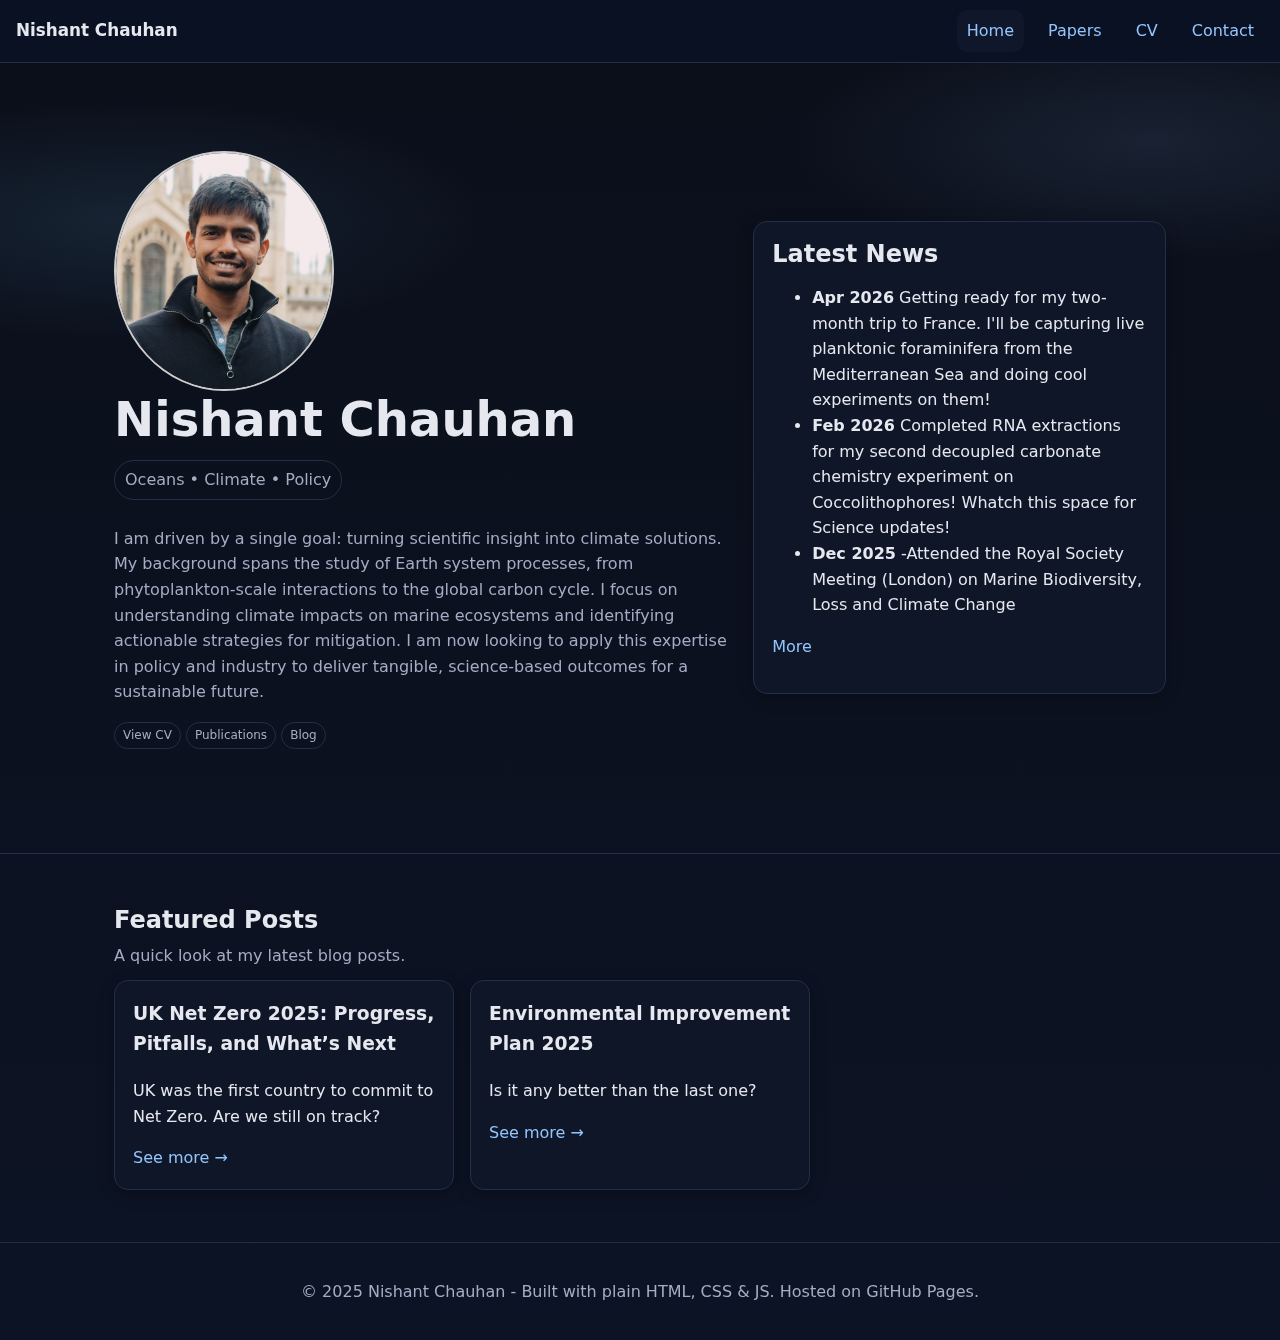
<file: index.html>
<!DOCTYPE html>
<html lang="en">
<head>
  <meta charset="UTF-8" />
  <meta name="viewport" content="width=device-width, initial-scale=1" />
  <title>Home - Nishant Chauhan</title>
  <link rel="stylesheet" href="assets/styles.css" />
  <script defer src="assets/partials.js"></script>
  <script defer src="assets/script.js"></script>
</head>
<body>
  <div id="nav"></div>
  
<header class="hero">
  <div class="container">
    <div>
    
      <img class="profile-pic" src="assets/images/profile_pic.jpg" alt="My Profile Photo">
      
      <h1>Nishant Chauhan</h1>
        <span class="badge"> Oceans • Climate • Policy </span>
      <p>I am driven by a single goal: turning scientific insight into climate solutions.
         My background spans the study of Earth system processes, 
        from phytoplankton-scale interactions to the global carbon cycle. 
        I focus on understanding climate impacts on 
        marine ecosystems and identifying actionable strategies for mitigation. 
        I am now looking to apply this expertise in 
        policy and industry to deliver tangible, science-based outcomes for a sustainable future.</p>
      <p><a class="tag" href="cv.html">View CV</a> <a class="tag" href="publications.html">Publications</a> <a class="tag" href="blog.html">Blog</a></p>
    </div>
    <div class="card">
      <h2>Latest News</h2>
      <ul>
         <li><strong>Apr 2026</strong> Getting ready for my two-month trip to France. I'll be capturing live planktonic foraminifera from the Mediterranean Sea and doing cool experiments on them!</li>
        <li><strong>Feb 2026</strong> Completed RNA extractions for my second decoupled carbonate chemistry experiment on Coccolithophores! Whatch this space for Science updates!</li>
        <li><strong>Dec 2025</strong> -Attended the Royal Society Meeting (London) on Marine Biodiversity, Loss and Climate Change </li>
       </ul>
      <p class="muted"><a href="blog-post.html?id=latest-news">More</a></p>
    </div>
  </div>
</header>

<main class="container">
  <section class="section">
    <h2>Featured Posts</h2>
    <p class="muted">A quick look at my latest blog posts.</p>
    <div class="grid cards">
      <article class="card">
        <h3>UK Net Zero 2025: Progress, Pitfalls, and What’s Next</h3>
        <p> UK was the first country to commit to Net Zero. Are we still on track? </p>
        <a href="blog-post.html?id=net-zero-2025">See more →</a>
      </article>
      <article class="card">
        <h3>Environmental Improvement Plan 2025</h3>
        <p>Is it any better than the last one?</p>
        <a href="blog-post.html?id=eip-2025">See more →</a>
      </article>
    </div>
  </section>
</main>

  <div id="footer"></div>
</body>
</html>
</file>
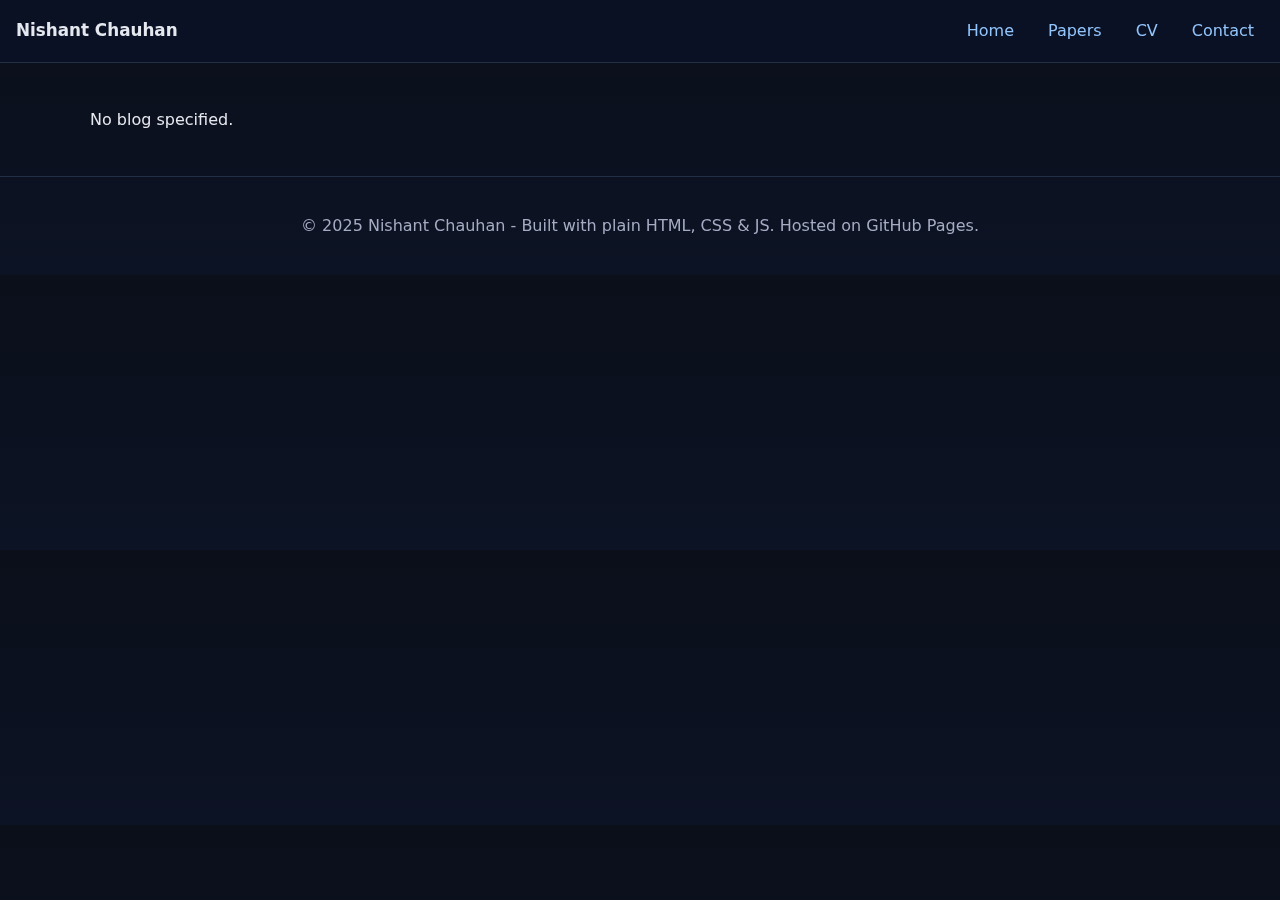
<file: blog-post.html>
<!DOCTYPE html>
<html lang="en">
<head>
  <meta charset="UTF-8" />
  <meta name="viewport" content="width=device-width, initial-scale=1" />
  <title>Blog Post</title>
  <link rel="stylesheet" href="assets/styles.css" />
  <script defer src="assets/partials.js"></script>
  <script defer src="assets/blog.js"></script>
</head>
<body>
  <div id="nav"></div>
  
  <main class="container section">
    <article id="blog-content">
      <h1>Loading...</h1>
      <p>Please wait...</p>
    </article>
  </main>
  
  <div id="footer"></div>
</body>
</html>
</file>
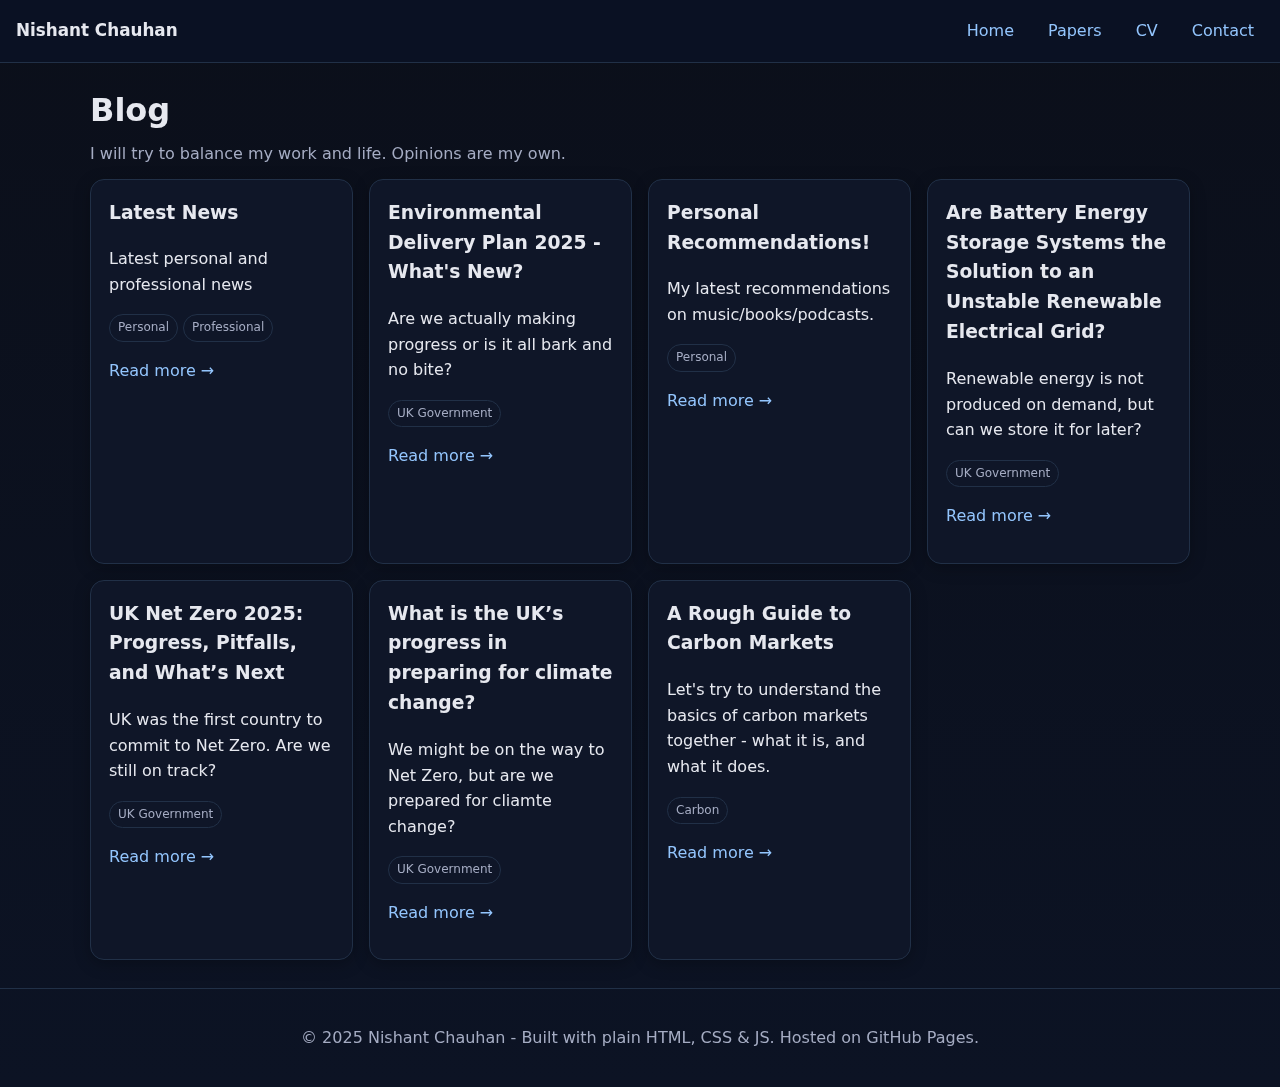
<file: blog.html>
<!DOCTYPE html>
<html lang="en">
<head>
  <meta charset="UTF-8" />
  <meta name="viewport" content="width=device-width, initial-scale=1" />
  <title>Blog - Nishant Chauhan</title>
  <link rel="stylesheet" href="assets/styles.css" />
  <script defer src="assets/partials.js"></script>
  <script defer src="assets/script.js"></script>
</head>
<body>
  <div id="nav"></div>
  
<main class="container section">
  <h1>Blog</h1>
  <p class="muted">I will try to balance my work and life. Opinions are my own. </p>
  <div class="grid cards">
       <article class="card">
      <h3>Latest News</h3>
      <p>Latest personal and professional news </p>
      <p><span class="tag">Personal</span> <span class="tag">Professional</span></p>
      <p><a href="blog-post.html?id=latest-news">Read more →</a> 
    </article>
      <article class="card">
      <h3>Environmental Delivery Plan 2025 - What's New?</h3>
      <p>Are we actually making progress or is it all bark and no bite?</p>
      <p><span class="tag">UK Government</span></p>
      <p><a href="blog-post.html?id=eip-2025">Read more →</a> 
    </article>
    <article class="card">
      <h3>Personal Recommendations!</h3>
      <p>My latest recommendations on music/books/podcasts.</p>
      <p><span class="tag">Personal</span></p>
      <p><a href="blog-post.html?id=personal-recommendations">Read more →</a> 
    </article>
    <article class="card">
      <h3>Are Battery Energy Storage Systems the Solution to an Unstable Renewable Electrical Grid? </h3>
      <p>Renewable energy is not produced on demand, but can we store it for later?</p>
      <p><span class="tag">UK Government</span></p>
      <p><a href="blog-post.html?id=bess-2025">Read more →</a> 
    </article>
    <article class="card">
      <h3>UK Net Zero 2025: Progress, Pitfalls, and What’s Next</h3>
      <p>UK was the first country to commit to Net Zero. Are we still on track?</p>
      <p><span class="tag">UK Government</span></p>
      <p><a href="blog-post.html?id=net-zero-2025">Read more →</a> 
    </article>
      <article class="card">
      <h3>What is the UK’s progress in preparing for climate change?</h3>
      <p>We might be on the way to Net Zero, but are we prepared for cliamte change?</p>
      <p><span class="tag">UK Government</span></p>
      <p><a href="blog-post.html?id=climate-adaptation-2025">Read more →</a> 
    </article>
     <article class="card">
      <h3>A Rough Guide to Carbon Markets</h3>
      <p>Let's try to understand the basics of carbon markets together - what it is, and what it does.</p>
      <p><span class="tag">Carbon</span></p>
      <p><a href="blog-post.html?id=carbon-markets-2025">Read more →</a> 
    </article>
  </div>
</main>

  <div id="footer"></div>
</body>
</html>
</file>
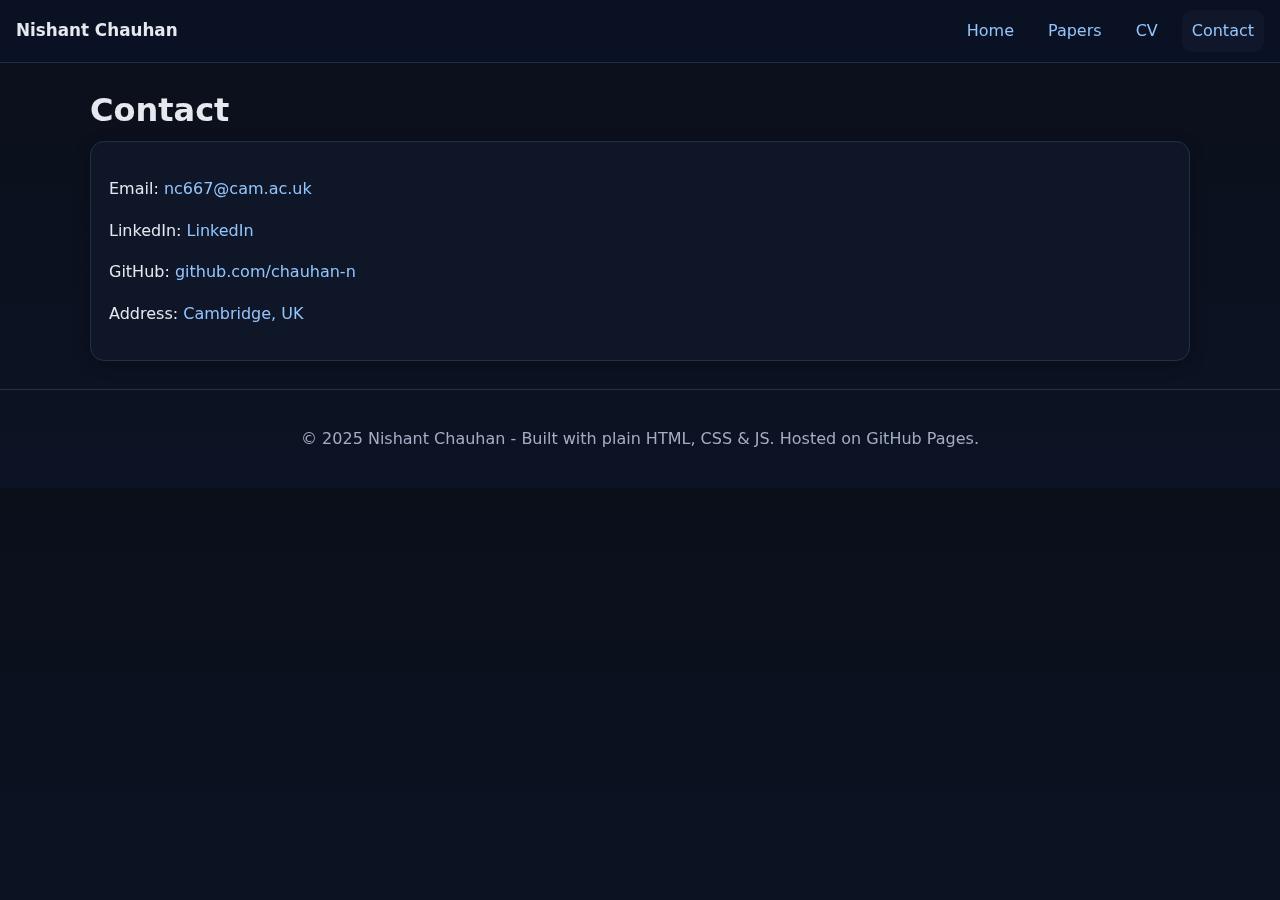
<file: contact.html>
<!DOCTYPE html>
<html lang="en">
<head>
  <meta charset="UTF-8" />
  <meta name="viewport" content="width=device-width, initial-scale=1" />
  <title>Contact — Nishant Chauhan</title>
  <link rel="stylesheet" href="assets/styles.css" />
  <script defer src="assets/partials.js"></script>
  <script defer src="assets/script.js"></script>
</head>
<body>
  <div id="nav"></div>
  
<main class="container section">
  <h1>Contact</h1>
  <div class="card">
    <p>Email: <a href="mailto:nc667@cam.ac.uk">nc667@cam.ac.uk</a></p>
    <p>LinkedIn: <a href="www.linkedin.com/in/chauhan-n">LinkedIn</a></p>
    <p>GitHub: <a href="#">github.com/chauhan-n</a></p>
    <p>Address: <a href="https://maps.app.goo.gl/y88Q4hjRcUWp4j3V6">Cambridge, UK</a></p>
  </div>
</main>

  <div id="footer"></div>
</body>
</html>
</file>
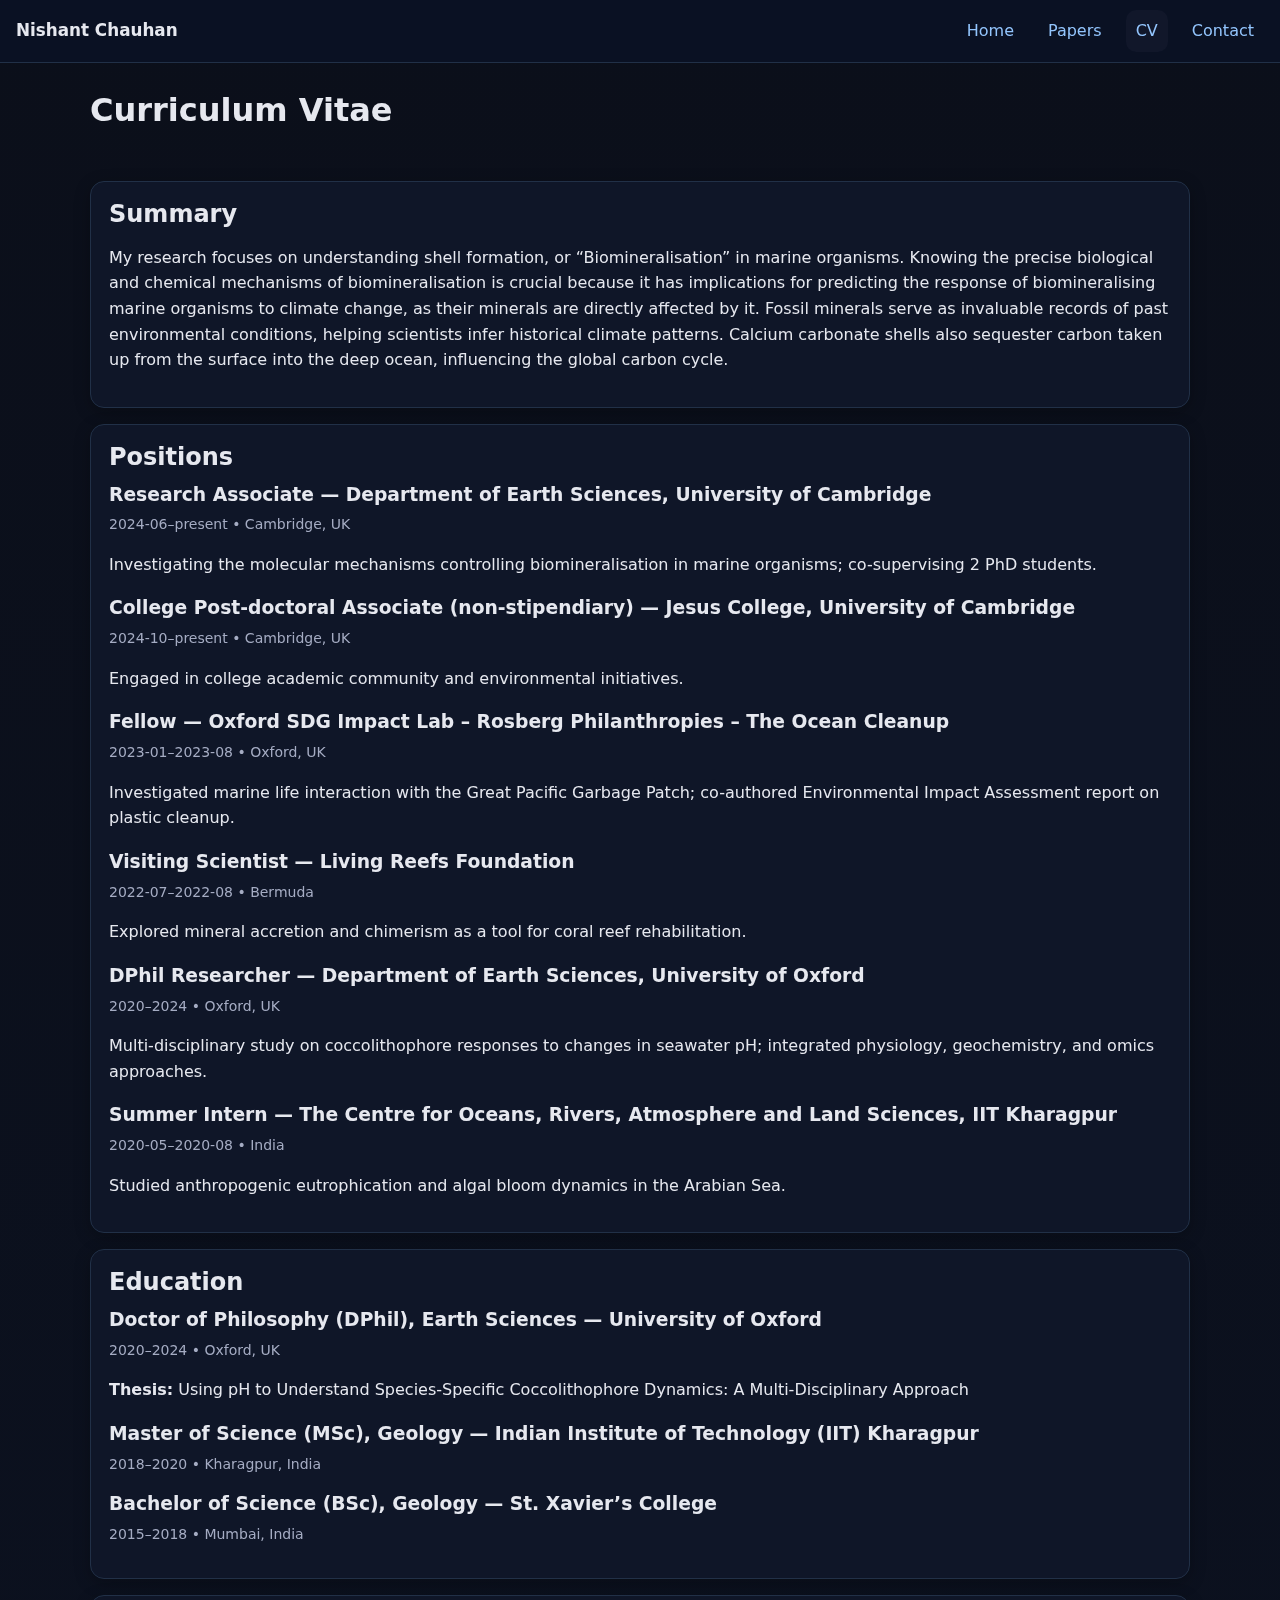
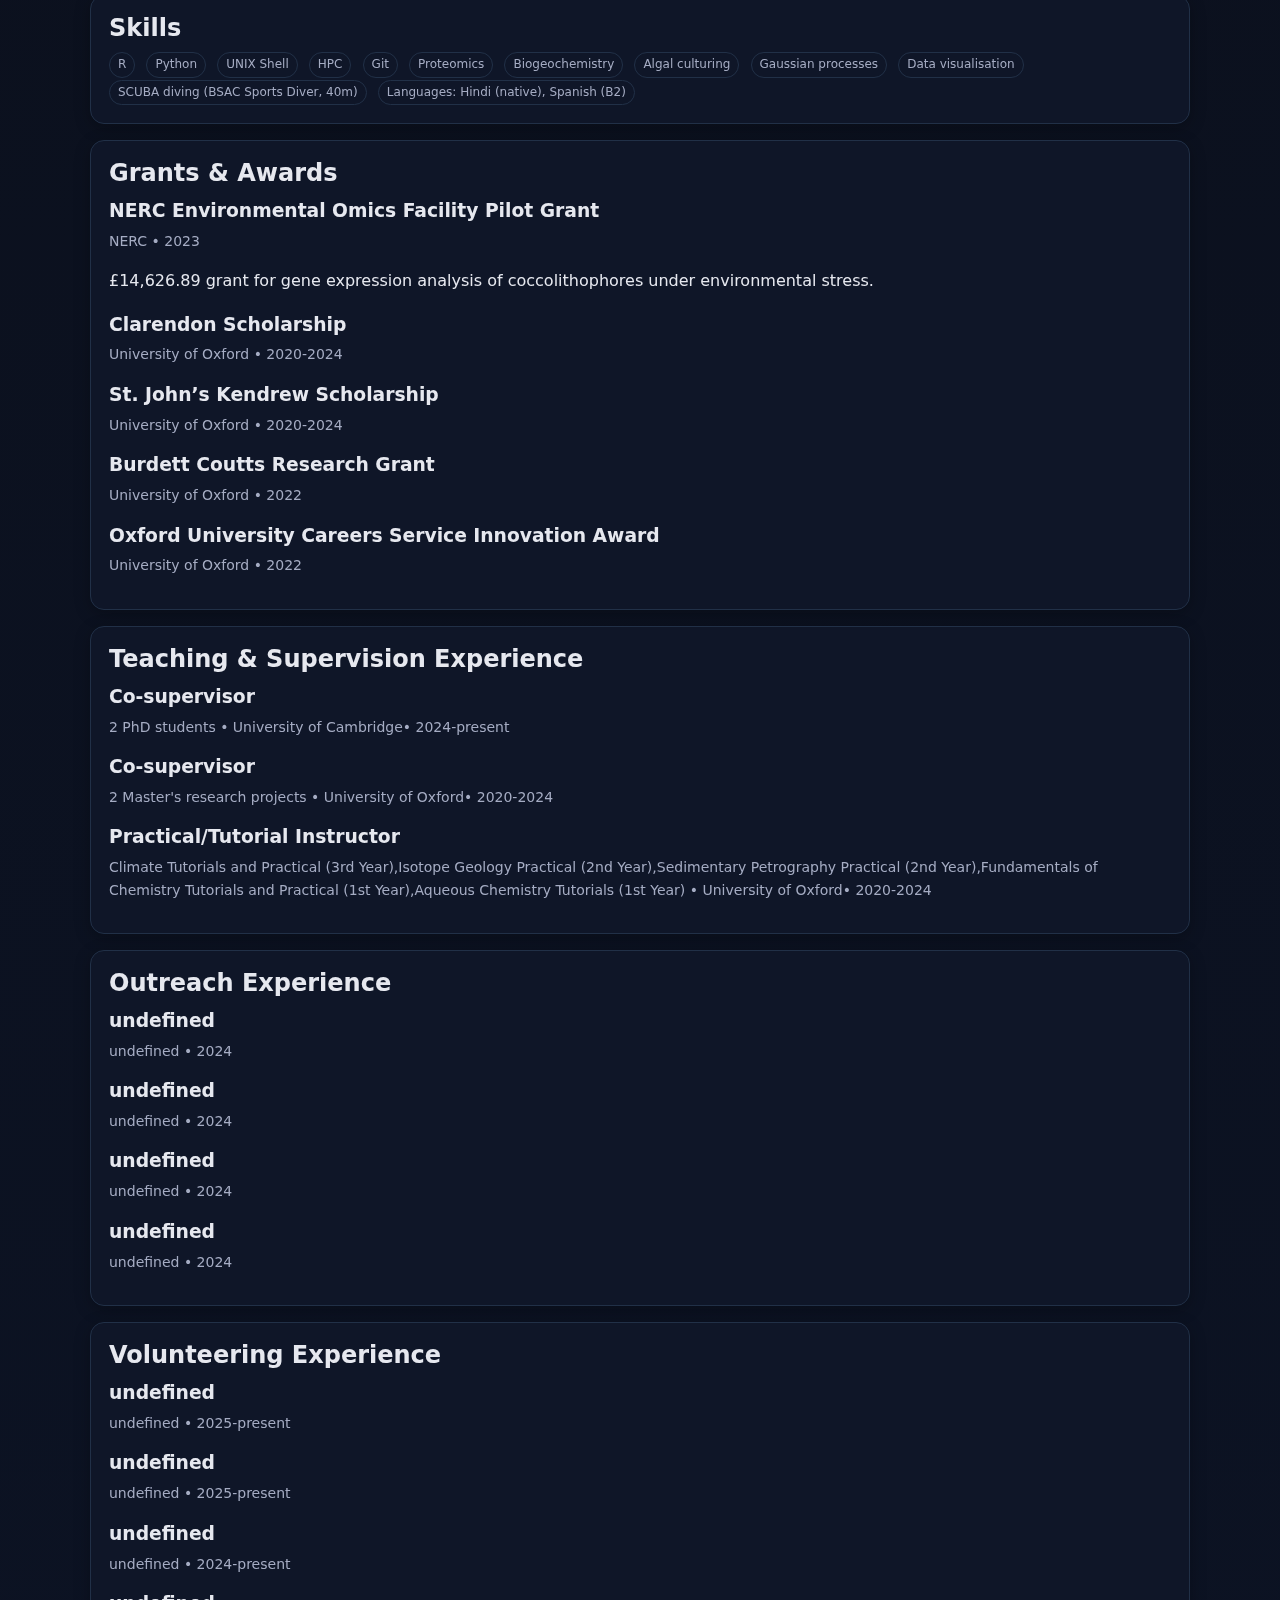
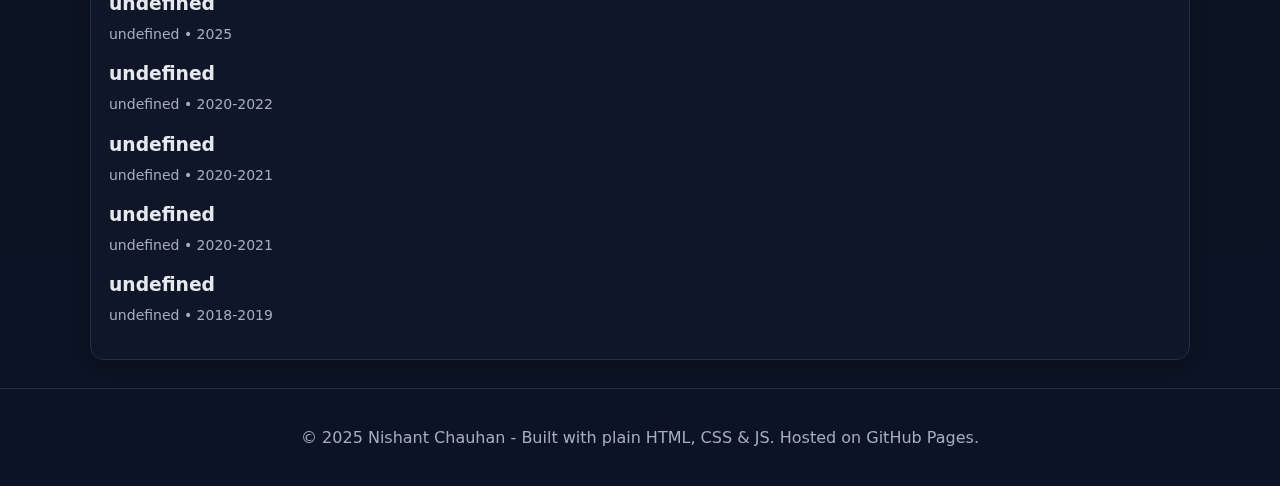
<file: cv.html>
<!DOCTYPE html>
<html lang="en">
<head>
  <meta charset="UTF-8" />
  <meta name="viewport" content="width=device-width, initial-scale=1" />
  <title>CV - Nishant Chauhan</title>
  <link rel="stylesheet" href="assets/styles.css" />
  <script defer src="assets/partials.js"></script>
  <script defer src="assets/script.js"></script>
  <script defer src="assets/cv.js"></script>

</head>
<body>
  <div id="nav"></div>

<main class="container section cv" id="cv-container">
 <div class="cv-header">
  <h1>Curriculum Vitae</h1>
  </div>
  <div id="cv" class="grid"></div>
</main>

  <div id="footer"></div>
  
</body>
</html>
</file>
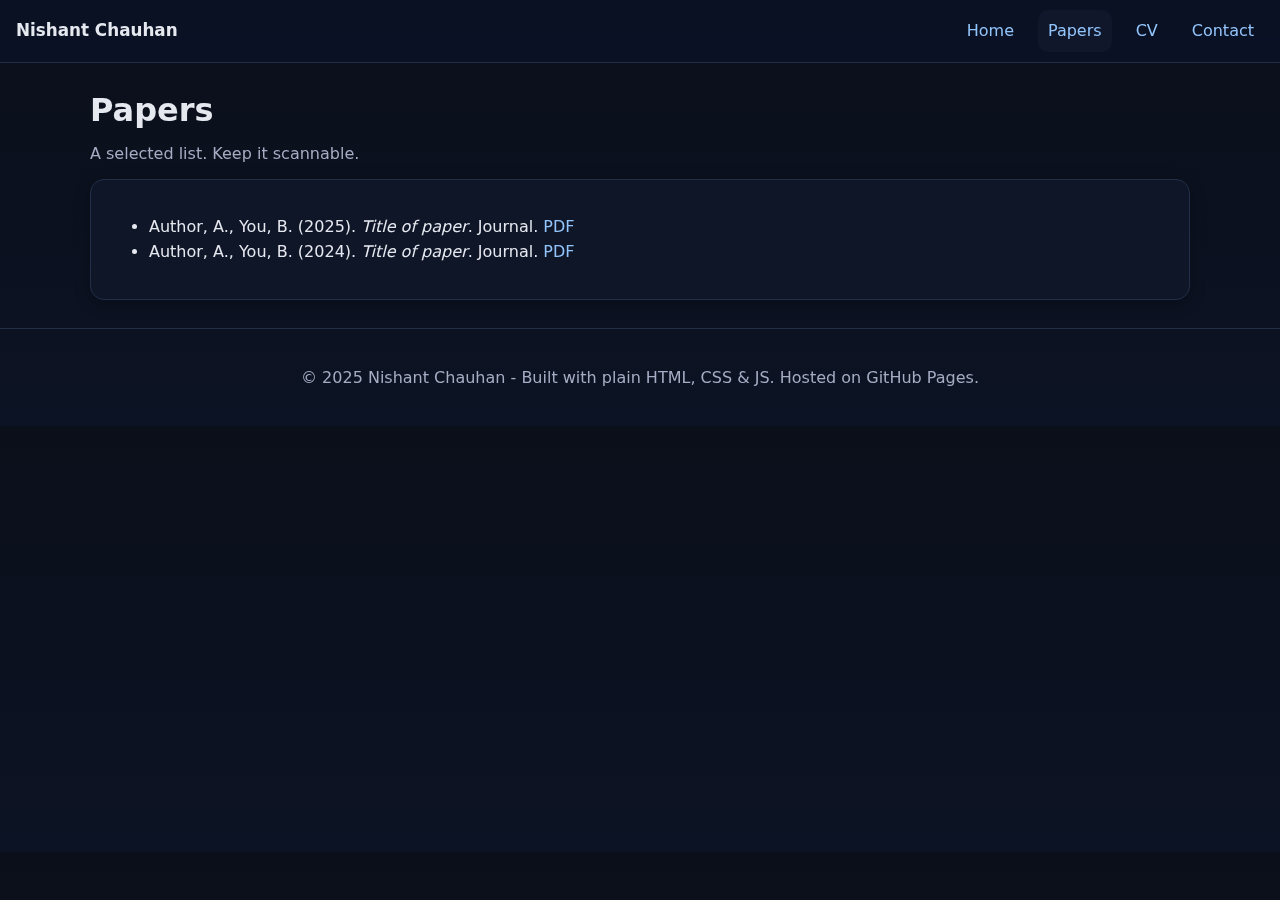
<file: papers.html>
<!DOCTYPE html>
<html lang="en">
<head>
  <meta charset="UTF-8" />
  <meta name="viewport" content="width=device-width, initial-scale=1" />
  <title>Papers — Your Name</title>
  <link rel="stylesheet" href="assets/styles.css" />
  <script defer src="assets/partials.js"></script>
  <script defer src="assets/script.js"></script>
</head>
<body>
  <div id="nav"></div>
  
<main class="container section">
  <h1>Papers</h1>
  <p class="muted">A selected list. Keep it scannable.</p>
  <div class="card">
    <ul>
      <li>Author, A., You, B. (2025). <em>Title of paper</em>. Journal. <a href="#">PDF</a></li>
      <li>Author, A., You, B. (2024). <em>Title of paper</em>. Journal. <a href="#">PDF</a></li>
    </ul>
  </div>
</main>

  <div id="footer"></div>
</body>
</html>
</file>
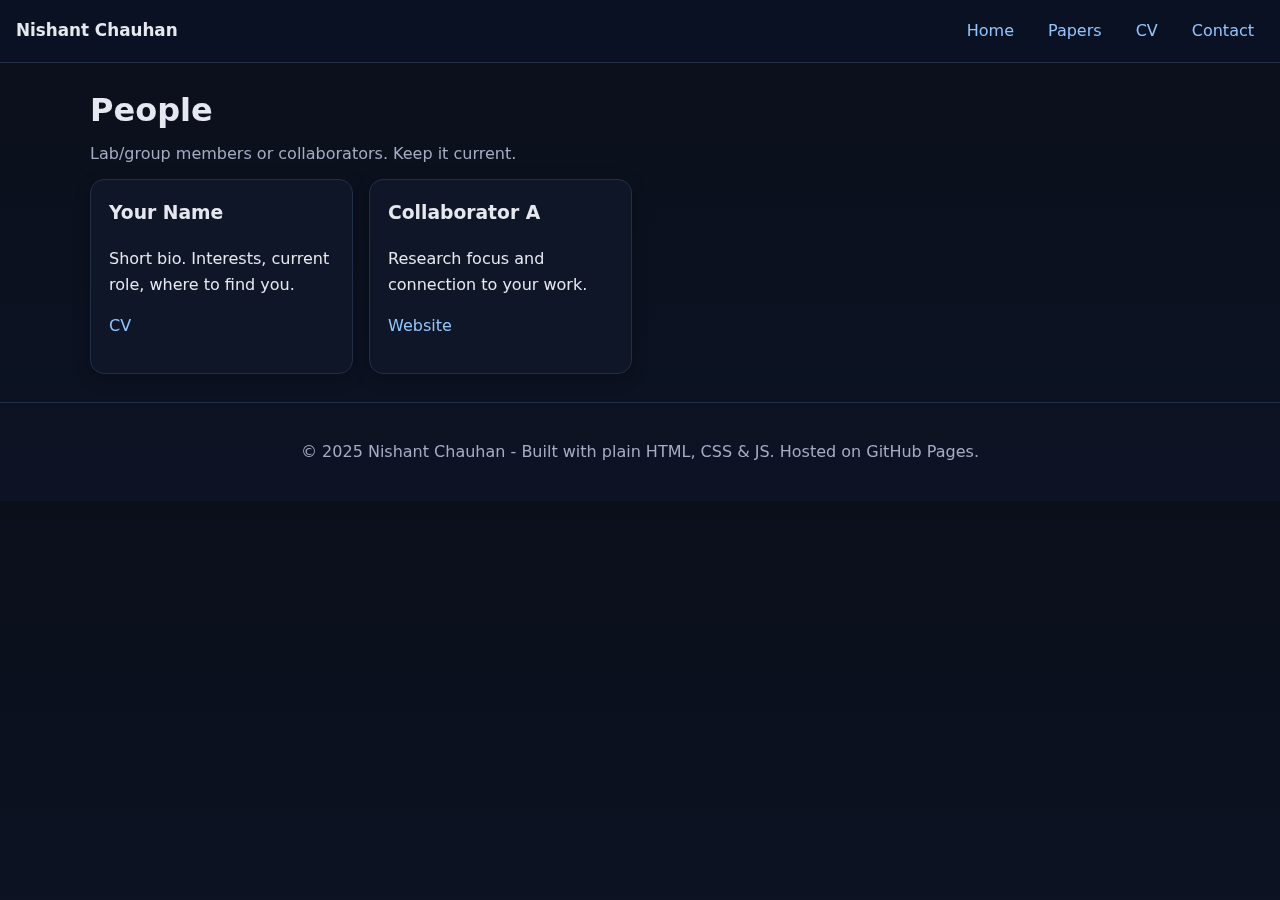
<file: people.html>
<!DOCTYPE html>
<html lang="en">
<head>
  <meta charset="UTF-8" />
  <meta name="viewport" content="width=device-width, initial-scale=1" />
  <title>People — Your Name</title>
  <link rel="stylesheet" href="assets/styles.css" />
  <script defer src="assets/partials.js"></script>
  <script defer src="assets/script.js"></script>
</head>
<body>
  <div id="nav"></div>
  
<main class="container section">
  <h1>People</h1>
  <p class="muted">Lab/group members or collaborators. Keep it current.</p>
  <div class="grid cards">
    <article class="card">
      <h3>Your Name</h3>
      <p>Short bio. Interests, current role, where to find you.</p>
      <p><a href="cv.html">CV</a></p>
    </article>
    <article class="card">
      <h3>Collaborator A</h3>
      <p>Research focus and connection to your work.</p>
      <p><a href="#">Website</a></p>
    </article>
  </div>
</main>

  <div id="footer"></div>
</body>
</html>
</file>
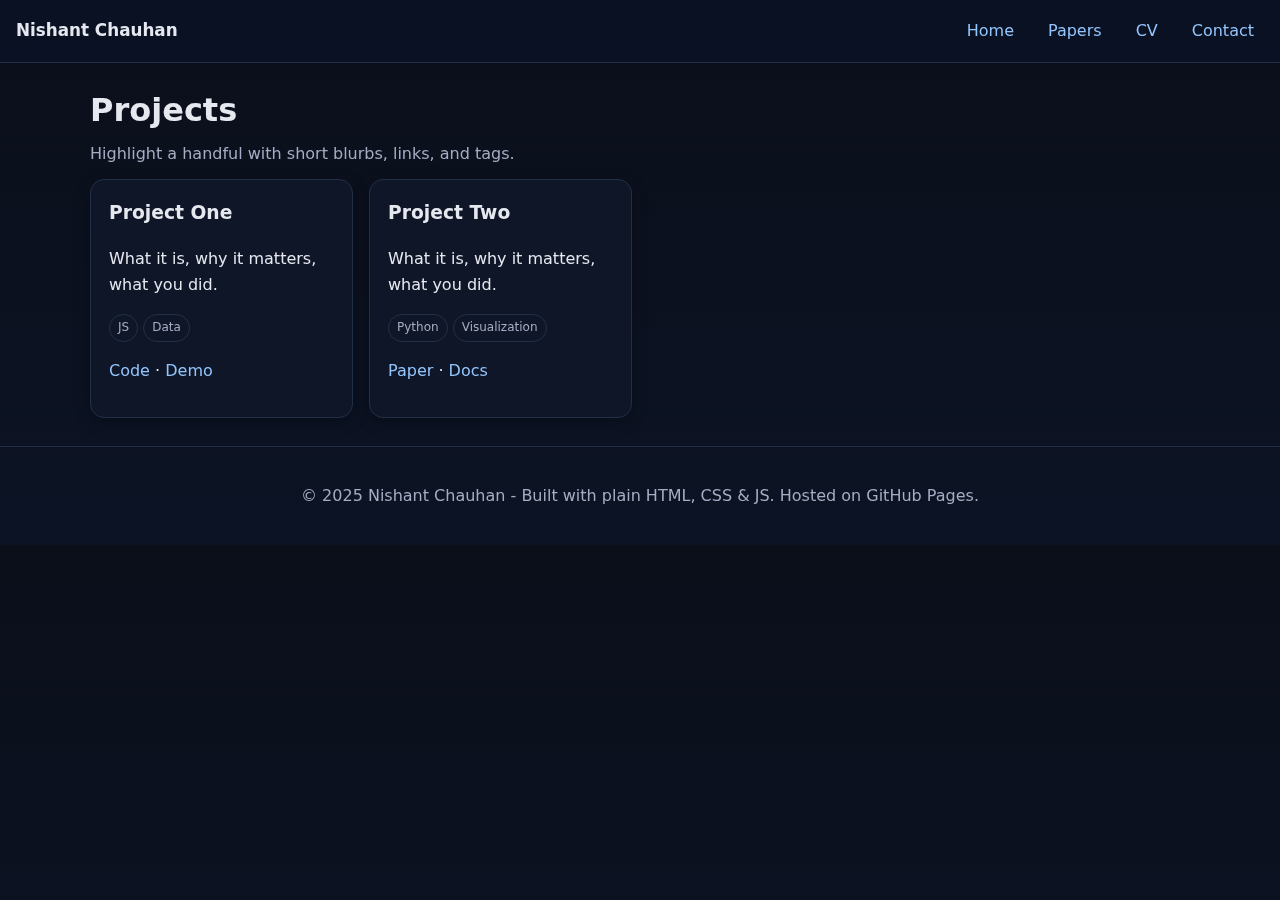
<file: projects.html>
<!DOCTYPE html>
<html lang="en">
<head>
  <meta charset="UTF-8" />
  <meta name="viewport" content="width=device-width, initial-scale=1" />
  <title>Projects — Your Name</title>
  <link rel="stylesheet" href="assets/styles.css" />
  <script defer src="assets/partials.js"></script>
  <script defer src="assets/script.js"></script>
</head>
<body>
  <div id="nav"></div>
  
<main class="container section">
  <h1>Projects</h1>
  <p class="muted">Highlight a handful with short blurbs, links, and tags.</p>
  <div class="grid cards">
    <article class="card">
      <h3>Project One</h3>
      <p>What it is, why it matters, what you did.</p>
      <p><span class="tag">JS</span> <span class="tag">Data</span></p>
      <p><a href="#">Code</a> · <a href="#">Demo</a></p>
    </article>
    <article class="card">
      <h3>Project Two</h3>
      <p>What it is, why it matters, what you did.</p>
      <p><span class="tag">Python</span> <span class="tag">Visualization</span></p>
      <p><a href="#">Paper</a> · <a href="#">Docs</a></p>
    </article>
  </div>
</main>

  <div id="footer"></div>
</body>
</html>
</file>
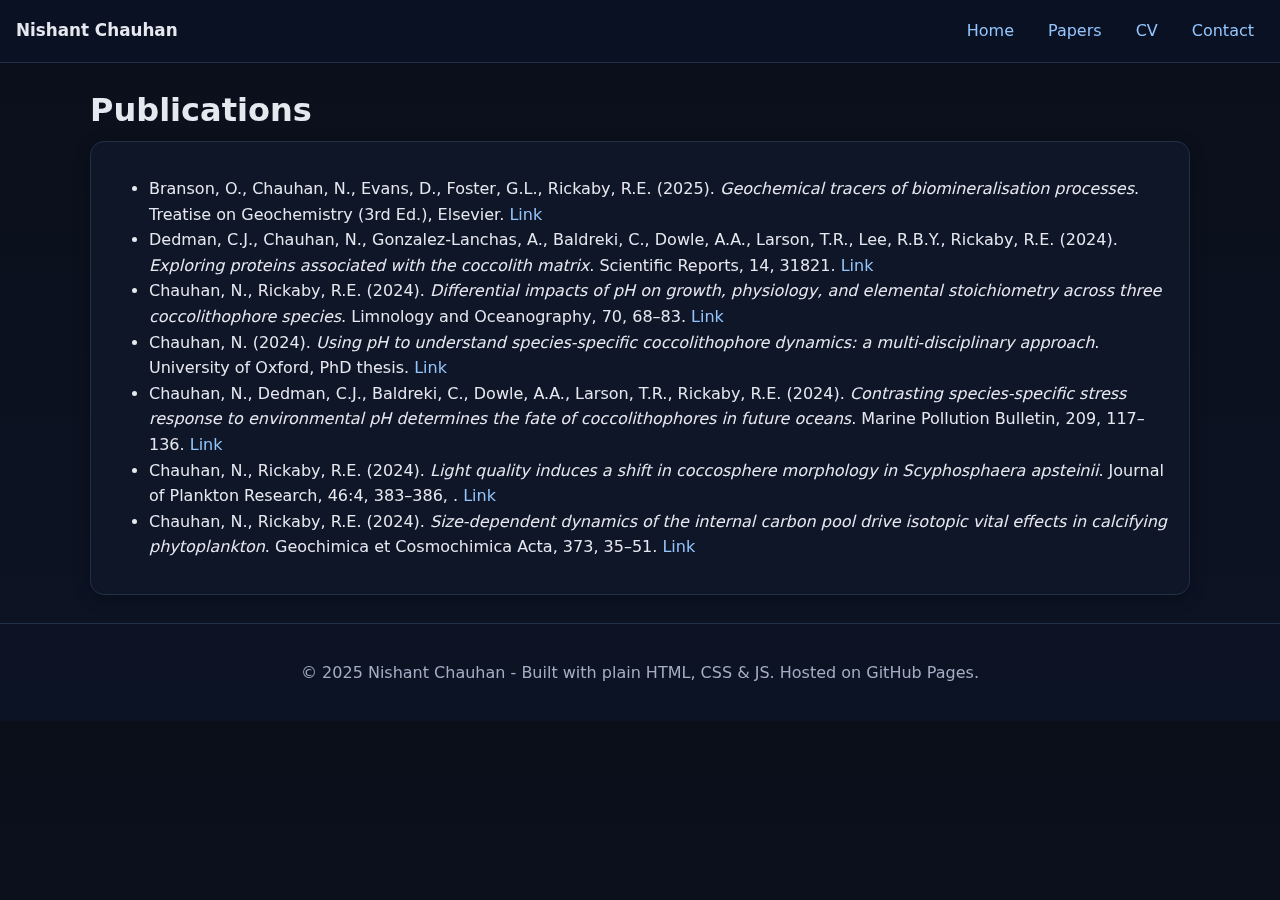
<file: publications.html>
<!DOCTYPE html>
<html lang="en">
<head>
  <meta charset="UTF-8" />
  <meta name="viewport" content="width=device-width, initial-scale=1" />
  <title>Publications - Nishant Chauhan</title>
  <link rel="stylesheet" href="assets/styles.css" />
  <script defer src="assets/partials.js"></script>
  <script defer src="assets/script.js"></script>
</head>
<body>
  <div id="nav"></div>
  
<main class="container section">
  <h1>Publications</h1>
  <div class="card">
     <ul>
  <li>Branson, O., Chauhan, N., Evans, D., Foster, G.L., Rickaby, R.E. (2025). <em>Geochemical tracers of biomineralisation processes</em>. Treatise on Geochemistry (3rd Ed.), Elsevier. <a href="http://dx.doi.org/10.1016/b978-0-323-99762-1.00128-5" target="_blank">Link</a></li>
  <li>Dedman, C.J., Chauhan, N., Gonzalez-Lanchas, A., Baldreki, C., Dowle, A.A., Larson, T.R., Lee, R.B.Y., Rickaby, R.E. (2024). <em>Exploring proteins associated with the coccolith matrix</em>. Scientific Reports, 14, 31821. <a href="https://www.nature.com/articles/s41598-024-83052-9" target="_blank">Link</a></li>
  <li>Chauhan, N., Rickaby, R.E. (2024). <em>Differential impacts of pH on growth, physiology, and elemental stoichiometry across three coccolithophore species</em>. Limnology and Oceanography, 70, 68–83. <a href="https://aslopubs.onlinelibrary.wiley.com/doi/full/10.1002/lno.12738" target="_blank">Link</a></li>
  <li>Chauhan, N. (2024). <em>Using pH to understand species-specific coccolithophore dynamics: a multi-disciplinary approach</em>. University of Oxford, PhD thesis. <a href="https://ora.ox.ac.uk/objects/uuid:9abaa4f4-8e7c-42c9-be14-26217e95947c" target="_blank">Link</a></li>
  <li>Chauhan, N., Dedman, C.J., Baldreki, C., Dowle, A.A., Larson, T.R., Rickaby, R.E. (2024). <em>Contrasting species-specific stress response to environmental pH determines the fate of coccolithophores in future oceans</em>. Marine Pollution Bulletin, 209, 117–136. <a href="https://www.sciencedirect.com/science/article/pii/S0025326X24011135" target="_blank">Link</a></li>
    <li>Chauhan, N., Rickaby, R.E. (2024). <em>Light quality induces a shift in coccosphere morphology in Scyphosphaera apsteinii</em>. Journal of Plankton Research, 46:4, 383–386, . <a href="https://academic.oup.com/plankt/article/46/4/383/7691498" target="_blank">Link</a></li>
  <li>Chauhan, N., Rickaby, R.E. (2024). <em>Size-dependent dynamics of the internal carbon pool drive isotopic vital effects in calcifying phytoplankton</em>. Geochimica et Cosmochimica Acta, 373, 35–51. <a href="https://www.sciencedirect.com/science/article/pii/S0016703724001571" target="_blank">Link</a></li>
    </ul>
  </div>
</main>

  <div id="footer"></div>
</body>
</html>
</file>
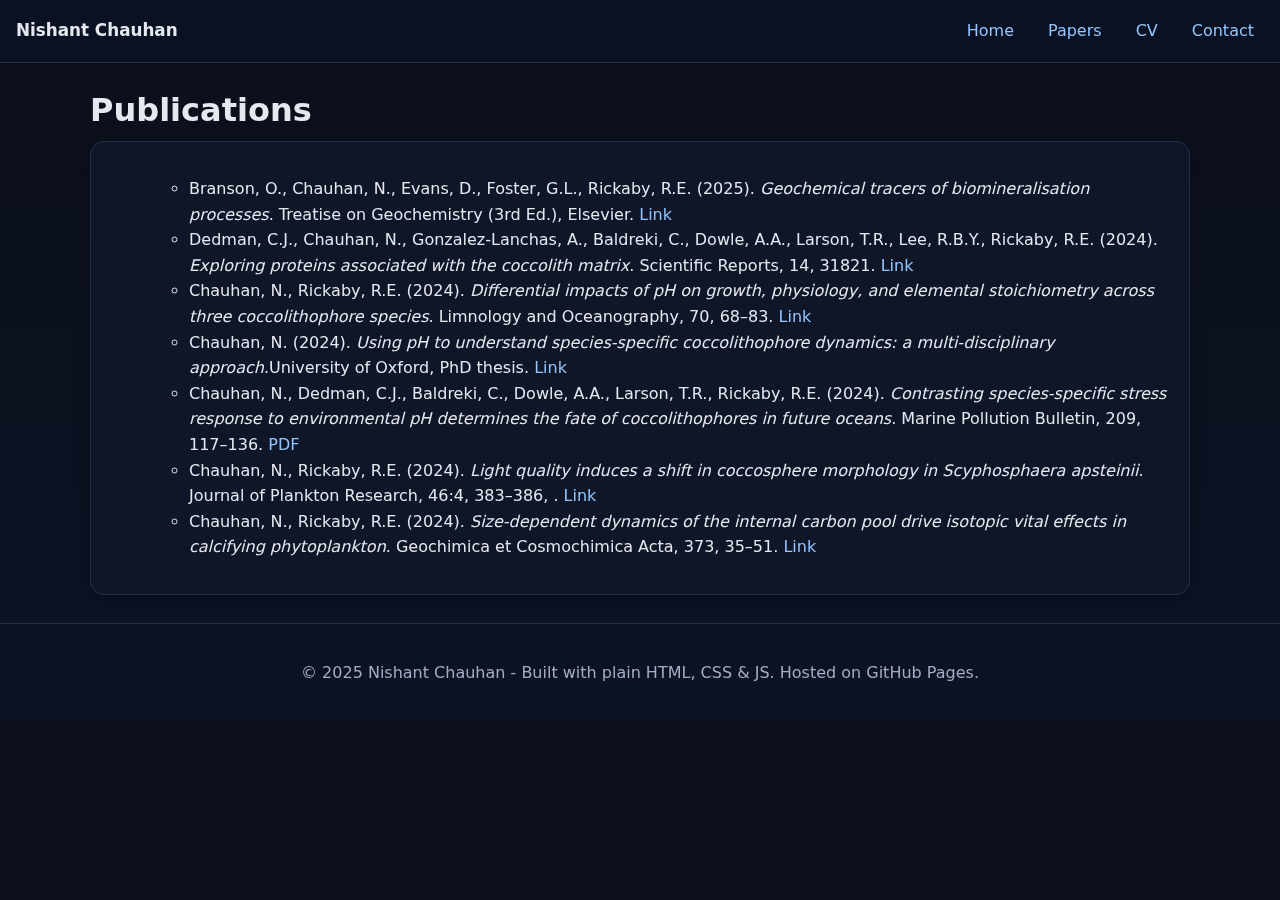
<file: Publications.html>
<!DOCTYPE html>
<html lang="en">
<head>
  <meta charset="UTF-8" />
  <meta name="viewport" content="width=device-width, initial-scale=1" />
  <title>Publications - Nishant Chauhan</title>
  <link rel="stylesheet" href="assets/styles.css" />
  <script defer src="assets/partials.js"></script>
  <script defer src="assets/script.js"></script>
</head>
<body>
  <div id="nav"></div>
  
<main class="container section">
  <h1>Publications</h1>
  <div class="card">
    <ul>
     <ul>
  <li>Branson, O., Chauhan, N., Evans, D., Foster, G.L., Rickaby, R.E. (2025). <em>Geochemical tracers of biomineralisation processes</em>. Treatise on Geochemistry (3rd Ed.), Elsevier. <a href="http://dx.doi.org/10.1016/b978-0-323-99762-1.00128-5" target="_blank">Link</a></li>
  <li>Dedman, C.J., Chauhan, N., Gonzalez-Lanchas, A., Baldreki, C., Dowle, A.A., Larson, T.R., Lee, R.B.Y., Rickaby, R.E. (2024). <em>Exploring proteins associated with the coccolith matrix</em>. Scientific Reports, 14, 31821. <a href="https://www.nature.com/articles/s41598-024-83052-9" target="_blank">Link</a></li>
  <li>Chauhan, N., Rickaby, R.E. (2024). <em>Differential impacts of pH on growth, physiology, and elemental stoichiometry across three coccolithophore species</em>. Limnology and Oceanography, 70, 68–83. <a href="https://aslopubs.onlinelibrary.wiley.com/doi/full/10.1002/lno.12738" target="_blank">Link</a></li>
  <li>Chauhan, N. (2024). <em>Using pH to understand species-specific coccolithophore dynamics: a multi-disciplinary approach</em>.University of Oxford, PhD thesis. <a href="https://ora.ox.ac.uk/objects/uuid:9abaa4f4-8e7c-42c9-be14-26217e95947c" target="_blank">Link</a></li>
  <li>Chauhan, N., Dedman, C.J., Baldreki, C., Dowle, A.A., Larson, T.R., Rickaby, R.E. (2024). <em>Contrasting species-specific stress response to environmental pH determines the fate of coccolithophores in future oceans</em>. Marine Pollution Bulletin, 209, 117–136. <a href="https://www.sciencedirect.com/science/article/pii/S0025326X24011135" target="_blank">PDF</a></li>
    <li>Chauhan, N., Rickaby, R.E. (2024). <em>Light quality induces a shift in coccosphere morphology in <i>Scyphosphaera apsteinii</i></em>. Journal of Plankton Research, 46:4, 383–386, . <a href="https://academic.oup.com/plankt/article/46/4/383/7691498" target="_blank">Link</a></li>
  <li>Chauhan, N., Rickaby, R.E. (2024). <em>Size-dependent dynamics of the internal carbon pool drive isotopic vital effects in calcifying phytoplankton</em>. Geochimica et Cosmochimica Acta, 373, 35–51. <a href="https://www.sciencedirect.com/science/article/pii/S0016703724001571" target="_blank">Link</a></li>
</ul>

    </ul>
  </div>
</main>

  <div id="footer"></div>
</body>
</html>
</file>
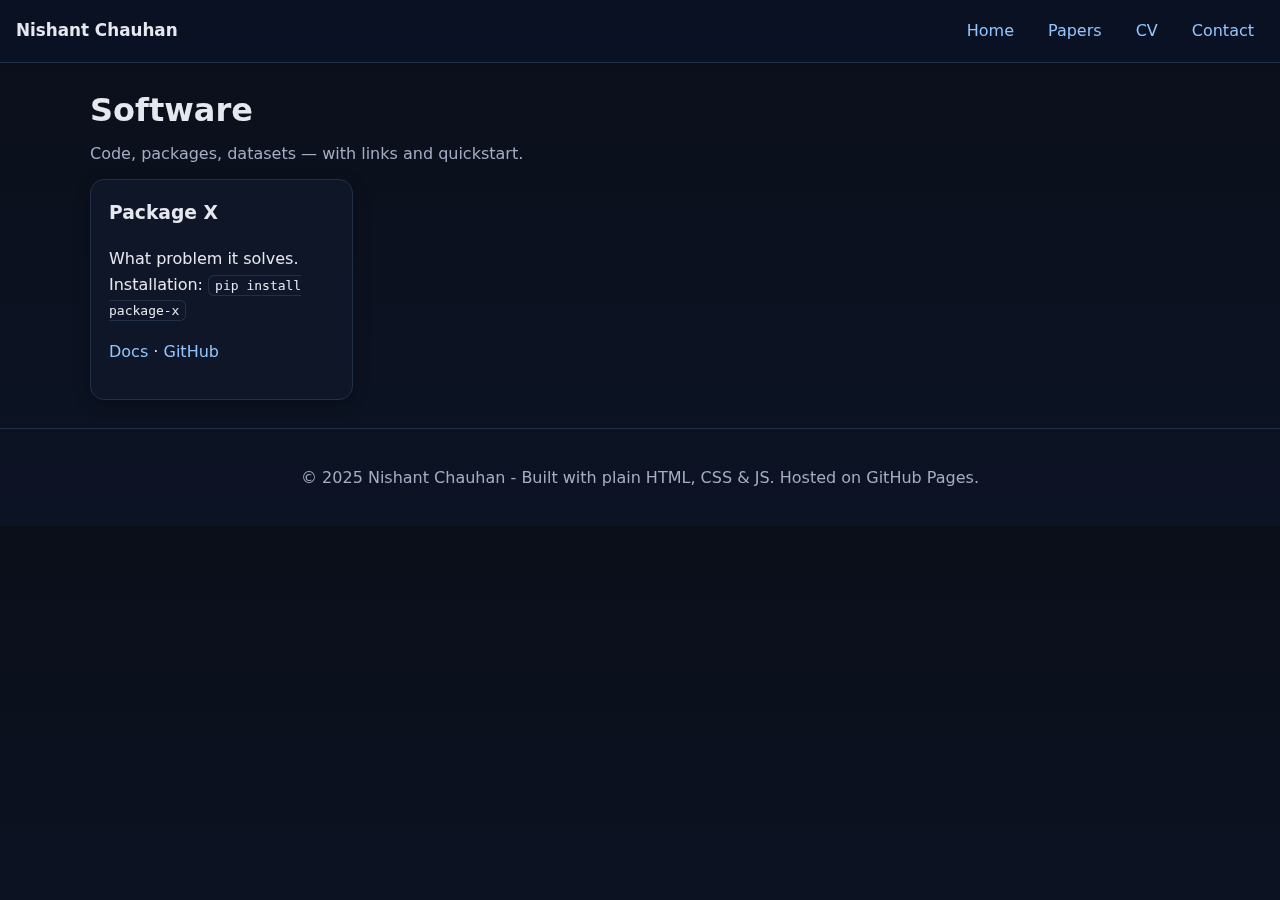
<file: software.html>
<!DOCTYPE html>
<html lang="en">
<head>
  <meta charset="UTF-8" />
  <meta name="viewport" content="width=device-width, initial-scale=1" />
  <title>Software — Your Name</title>
  <link rel="stylesheet" href="assets/styles.css" />
  <script defer src="assets/partials.js"></script>
  <script defer src="assets/script.js"></script>
</head>
<body>
  <div id="nav"></div>
  
<main class="container section">
  <h1>Software</h1>
  <p class="muted">Code, packages, datasets — with links and quickstart.</p>
  <div class="grid cards">
    <article class="card">
      <h3>Package X</h3>
      <p>What problem it solves. Installation: <kbd>pip install package-x</kbd></p>
      <p><a href="#">Docs</a> · <a href="#">GitHub</a></p>
    </article>
  </div>
</main>

  <div id="footer"></div>
</body>
</html>
</file>
<file: assets/styles.css>
:root{
  --bg:#0b0f1a;
  --bg-soft:#11172a;
  --card:#0f1628;
  --text:#e6e8ef;
  --muted:#a5acc3;
  --accent:#7dd3fc;
  --link:#93c5fd;
  --border: #213047;
}
*{box-sizing:border-box}
html,body{margin:0;padding:0}
body{
  font-family: ui-sans-serif, system-ui, -apple-system, Segoe UI, Roboto, Helvetica, Arial, "Apple Color Emoji","Segoe UI Emoji";
  line-height:1.6;
  background: linear-gradient(180deg, var(--bg) 0%, #0c1324 100%);
  color:var(--text);
}

/* Layout helpers */
.container{max-width:1100px;margin:0 auto;padding:24px}
.grid{display:grid;gap:16px}
.grid.cards{grid-template-columns:repeat(auto-fill,minmax(260px,1fr))}
.profile-pic {
  display: block;
  margin: 0;       /* centers horizontally */
  width: 220px;
  border-radius: 50%;
  border: 2px solid #ccc; 
}
.card{
  background:var(--card);
  border:1px solid var(--border);
  padding:18px;border-radius:14px;
  box-shadow:0 4px 16px rgba(0,0,0,.25);
}
.card h3{margin-top:0}
a{color:var(--link);text-decoration:none}
a:hover{text-decoration:underline}
h1,h2{line-height:1.2;margin:0 0 12px}

/* Nav */
.nav{
  position:sticky; top:0; z-index:10;
  backdrop-filter:saturate(180%) blur(8px);
  background:rgba(12,19,36,0.7);
  border-bottom:1px solid var(--border);
  display:flex; align-items:center; justify-content:space-between;
  padding:10px 16px;
}
.nav__brand a{font-weight:700; font-size:1.05rem; color:var(--text); text-decoration:none}
.nav__links{list-style:none; display:flex; gap:14px; margin:0; padding:0}
.nav__links a{padding:8px 10px; border-radius:10px; display:block}
.nav__links a.active, .nav__links a:hover{
  background:var(--bg-soft); text-decoration:none;
}
.nav__toggle{display:none; background:none; border:1px solid var(--border); color:var(--text); padding:6px 10px; border-radius:10px;}
@media (max-width:760px){
  .nav__toggle{display:block}
  .nav__links{display:none; flex-direction:column; position:absolute; right:10px; top:52px; background:var(--bg-soft); border:1px solid var(--border); padding:10px; border-radius:12px; width:min(260px, 92vw)}
  .nav__links.open{display:flex}
}

/* Hero */
.hero{
  padding:64px 20px;
  border-bottom:1px solid var(--border);
  background:
    radial-gradient(600px 200px at 10% 20%, rgba(125,211,252,0.10), transparent 60%),
    radial-gradient(600px 200px at 90% 10%, rgba(147,197,253,0.10), transparent 60%);
}
.hero .container{display:grid; gap:20px; grid-template-columns:1.2fr .8fr; align-items:center}
.hero h1{font-size: clamp(2rem, 4vw, 3rem)}
.hero p{color:var(--muted)}
.hero .badge{display:inline-block; border:1px solid var(--border); padding:6px 10px; border-radius:999px; margin-bottom:10px; color:var(--muted)}
@media (max-width:860px){ .hero .container{grid-template-columns:1fr} }

/* Sections */
.section{padding:28px 0}
.section h2{margin-bottom:8px}
.section .muted{color:var(--muted); margin:0 0 12px}

/* Footer */
.footer{border-top:1px solid var(--border); padding:20px; text-align:center; color:var(--muted)}

/* Utilities */
.tag{display:inline-block; border:1px solid var(--border); padding:3px 8px; border-radius:999px; font-size:12px; color:var(--muted)}
kbd{border:1px solid var(--border); background:var(--bg-soft); padding:2px 6px; border-radius:6px}

/* CV */
.cv h3{margin-bottom:4px}
.cv .subtle{color:var(--muted); font-size:14px}
.cv .item{margin-bottom:14px}
.cv .pill{font-size:12px; padding:2px 8px; border:1px solid var(--border); border-radius:999px; display:inline-block; margin-right:6px; color:var(--muted)}

/* Header Flexbox for title + button */
.cv-header {
  display: flex;
  justify-content: space-between;
  align-items: center;
  margin-bottom: 40px;
}

/* Download Button Styling */
#download-pdf {
  padding: 10px 20px;
  display: inline-block; 
  background-color: #1D2B4F; 
  color: white;
  font-size: 14px;
  font-weight: bold;
  border: none;
  border-radius: 6px;
  cursor: pointer;
  transition: background-color 0.3s ease;
}

#download-pdf:hover {
  background-color: #0056b3;
}
</file>
